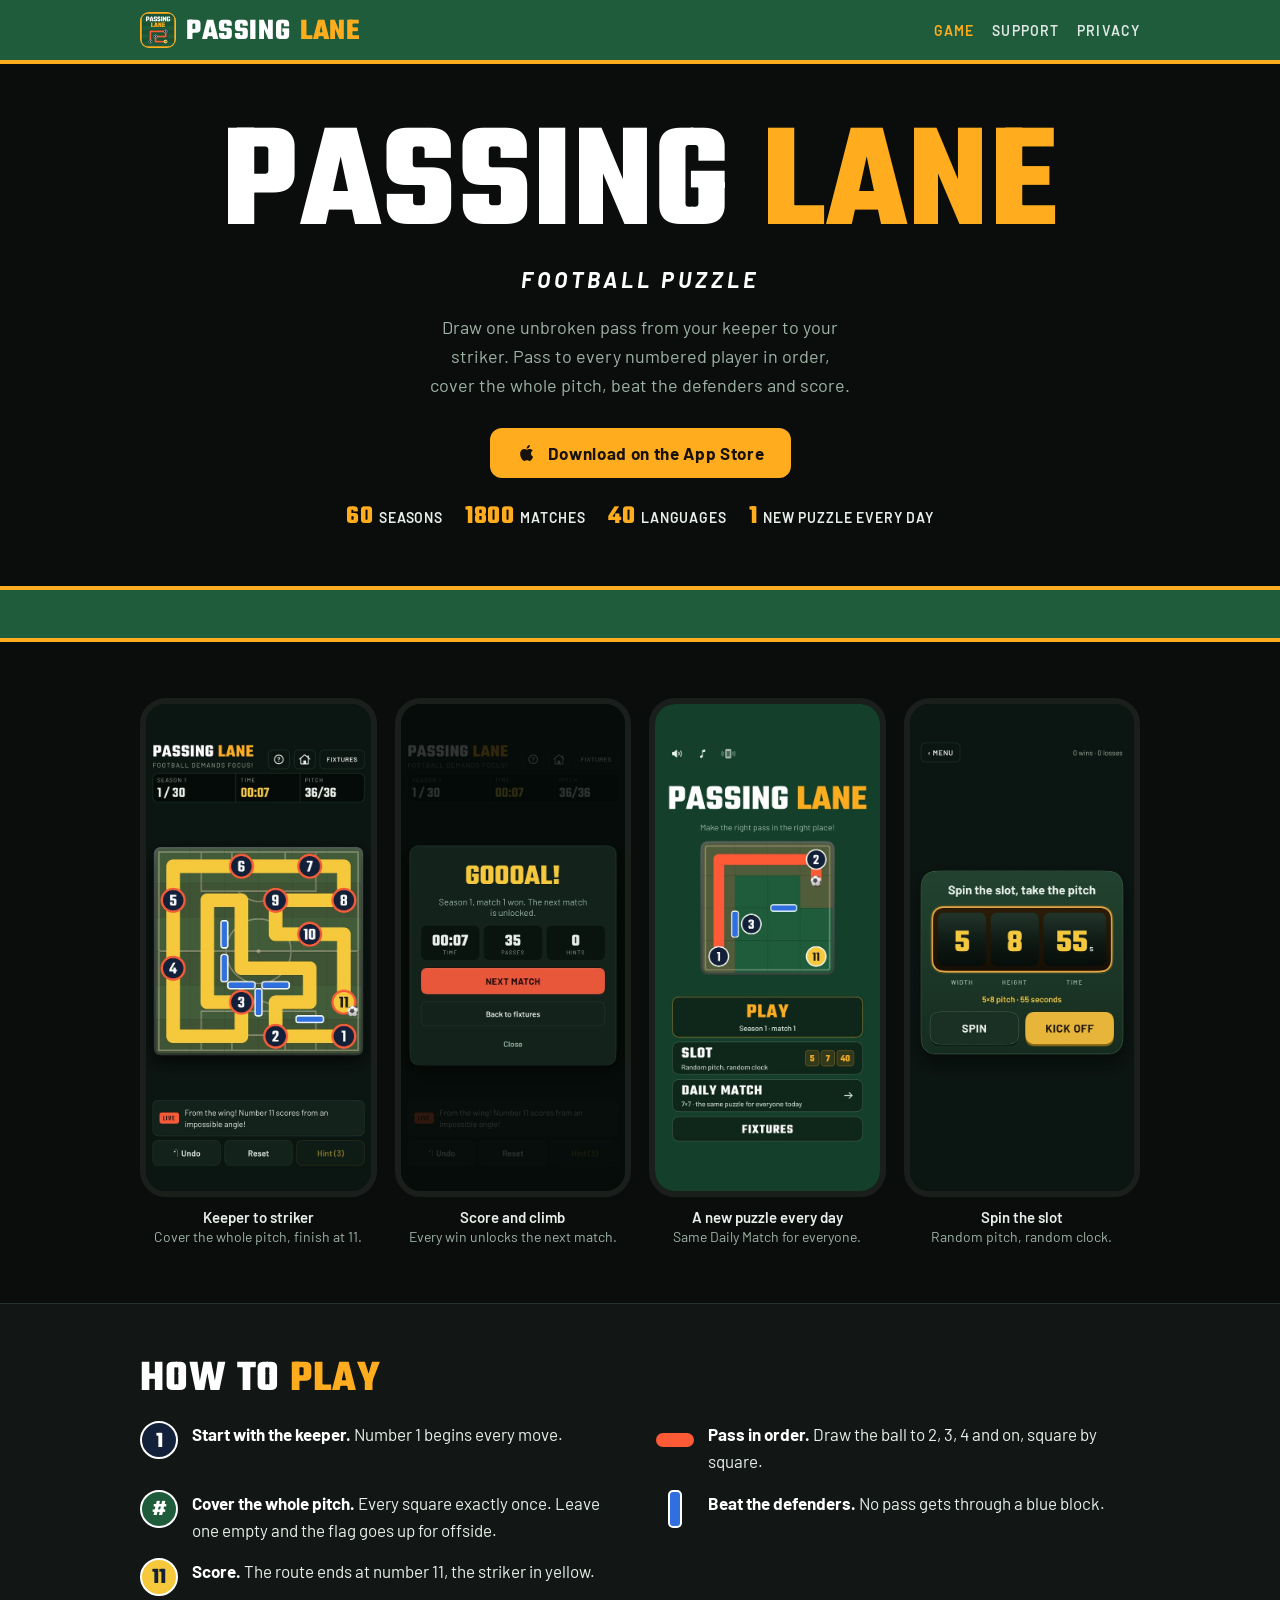
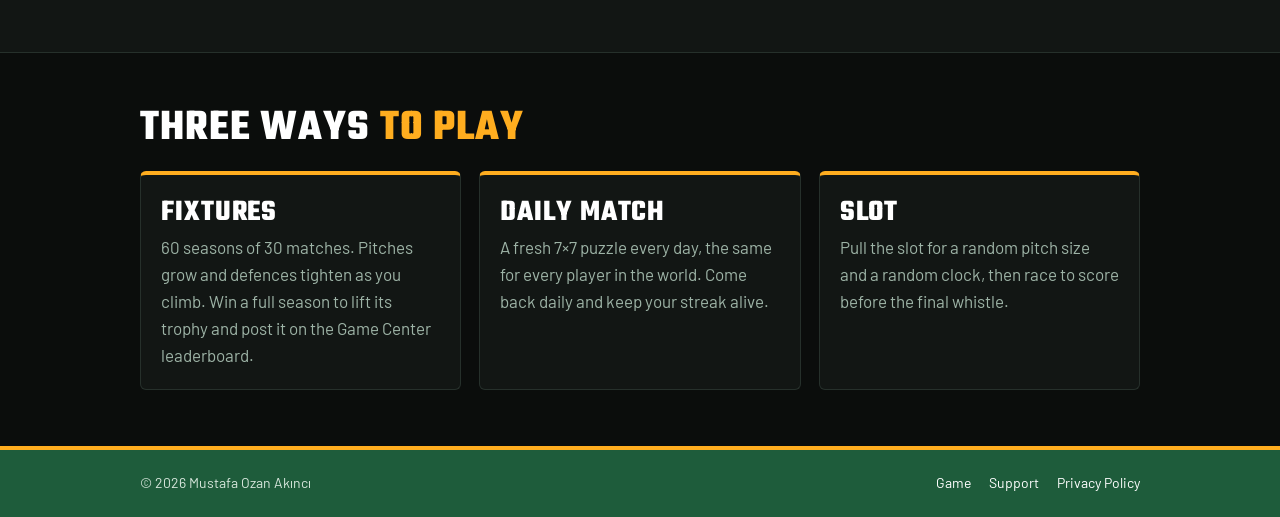
<file: index.html>
<!doctype html>
<html lang="en">
<head>
<meta charset="utf-8">
<meta name="viewport" content="width=device-width, initial-scale=1, viewport-fit=cover">
<title>Passing Lane – Football Puzzle</title>
<meta name="description" content="Draw one unbroken pass from your keeper (1) to your striker (11). 60 seasons, 1800 matches and a new Daily Match every day. Free on iPhone.">
<meta property="og:title" content="Passing Lane – Football Puzzle">
<meta property="og:description" content="Draw one unbroken pass from your keeper (1) to your striker (11). 60 seasons, 1800 matches and a new Daily Match every day. Free on iPhone.">
<meta property="og:image" content="assets/icon.png">
<link rel="icon" href="assets/favicon.png">
<link rel="apple-touch-icon" href="assets/apple-touch-icon.png">
<meta name="apple-itunes-app" content="app-id=6824521331">
<link rel="preconnect" href="https://fonts.googleapis.com">
<link rel="preconnect" href="https://fonts.gstatic.com" crossorigin>
<link rel="stylesheet" href="https://fonts.googleapis.com/css2?family=Teko:wght@600;700&family=Barlow:ital,wght@0,400;0,600;0,700;1,700&display=swap">
<link rel="stylesheet" href="assets/style.css">
</head>
<body>
<header class="top"><div class="wrap">
  <a class="brand" href="./"><img src="assets/icon.png" alt="" width="36" height="36">PASSING <span>LANE</span></a>
  <nav aria-label="Site">
    <a href="./" aria-current="page">Game</a>
    <a href="support.html">Support</a>
    <a href="privacy.html">Privacy</a>
  </nav>
</div></header>

<main>
<section class="hero"><div class="wrap">
  <h1>PASSING <span>LANE</span></h1>
  <span class="kicker">Football Puzzle</span>
  <p>Draw one unbroken pass from your keeper to your striker. Pass to every numbered player in order, cover the whole pitch, beat the defenders and score.</p>
  <a class="cta" href="https://apps.apple.com/app/id6824521331"><svg viewBox="0 0 24 24" fill="currentColor" aria-hidden="true"><path d="M16.37 12.6c-.02-2.2 1.8-3.26 1.88-3.31-1.03-1.5-2.62-1.7-3.18-1.73-1.35-.14-2.64.8-3.33.8-.69 0-1.74-.78-2.87-.76-1.47.02-2.83.86-3.59 2.18-1.54 2.66-.39 6.6 1.1 8.76.73 1.06 1.6 2.24 2.73 2.2 1.1-.05 1.51-.71 2.84-.71 1.32 0 1.7.71 2.86.69 1.18-.02 1.93-1.07 2.65-2.13.84-1.22 1.18-2.41 1.2-2.47-.03-.01-2.3-.88-2.3-3.52zM14.2 6.13c.6-.73 1.01-1.75.9-2.76-.87.04-1.93.58-2.55 1.31-.56.65-1.05 1.69-.92 2.68.97.08 1.96-.49 2.57-1.23z"/></svg>Download on the App Store</a>
  <ul class="facts">
    <li><b>60</b>seasons</li><li><b>1800</b>matches</li><li><b>40</b>languages</li><li><b>1</b>new puzzle every day</li>
  </ul>
</div></section>

<div class="band" aria-hidden="true"></div>

<section class="shots" aria-label="Screenshots"><div class="wrap grid">
  <figure class="shot"><img src="assets/pitch.jpg" alt="A solved pitch: the pass runs from number 1 through every square to number 11" loading="lazy" width="560" height="1218"><figcaption>Keeper to striker<small>Cover the whole pitch, finish at 11.</small></figcaption></figure>
  <figure class="shot"><img src="assets/goal.jpg" alt="The goal screen after a solved match" loading="lazy" width="560" height="1218"><figcaption>Score and climb<small>Every win unlocks the next match.</small></figcaption></figure>
  <figure class="shot"><img src="assets/daily.jpg" alt="Main menu with Play, Slot, Daily Match and Fixtures" loading="lazy" width="560" height="1218"><figcaption>A new puzzle every day<small>Same Daily Match for everyone.</small></figcaption></figure>
  <figure class="shot"><img src="assets/slot.jpg" alt="Slot mode: the reels pick pitch size and time" loading="lazy" width="560" height="1218"><figcaption>Spin the slot<small>Random pitch, random clock.</small></figcaption></figure>
</div></section>

<section class="how" id="how"><div class="wrap">
  <h2>HOW TO <span>PLAY</span></h2>
  <ul class="rules">
    <li><span class="tok">1</span><span><b>Start with the keeper.</b> Number 1 begins every move.</span></li>
    <li><span class="tok p" aria-hidden="true"></span><span><b>Pass in order.</b> Draw the ball to 2, 3, 4 and on, square by square.</span></li>
    <li><span class="tok" style="background:#1e5c3b">#</span><span><b>Cover the whole pitch.</b> Every square exactly once. Leave one empty and the flag goes up for offside.</span></li>
    <li><span class="tok d" aria-hidden="true"></span><span><b>Beat the defenders.</b> No pass gets through a blue block.</span></li>
    <li><span class="tok g">11</span><span><b>Score.</b> The route ends at number 11, the striker in yellow.</span></li>
  </ul>
</div></section>

<section class="modes"><div class="wrap">
  <h2>THREE WAYS <span>TO PLAY</span></h2>
  <div class="grid">
    <div class="mode"><h3>FIXTURES</h3><p>60 seasons of 30 matches. Pitches grow and defences tighten as you climb. Win a full season to lift its trophy and post it on the Game Center leaderboard.</p></div>
    <div class="mode"><h3>DAILY MATCH</h3><p>A fresh 7×7 puzzle every day, the same for every player in the world. Come back daily and keep your streak alive.</p></div>
    <div class="mode"><h3>SLOT</h3><p>Pull the slot for a random pitch size and a random clock, then race to score before the final whistle.</p></div>
  </div>
</div></section>
</main>
<footer><div class="wrap">
  <span>© 2026 Mustafa Ozan Akıncı</span>
  <span><a href="./">Game</a><a href="support.html">Support</a><a href="privacy.html">Privacy Policy</a></span>
</div></footer>
</body>
</html>
</file>
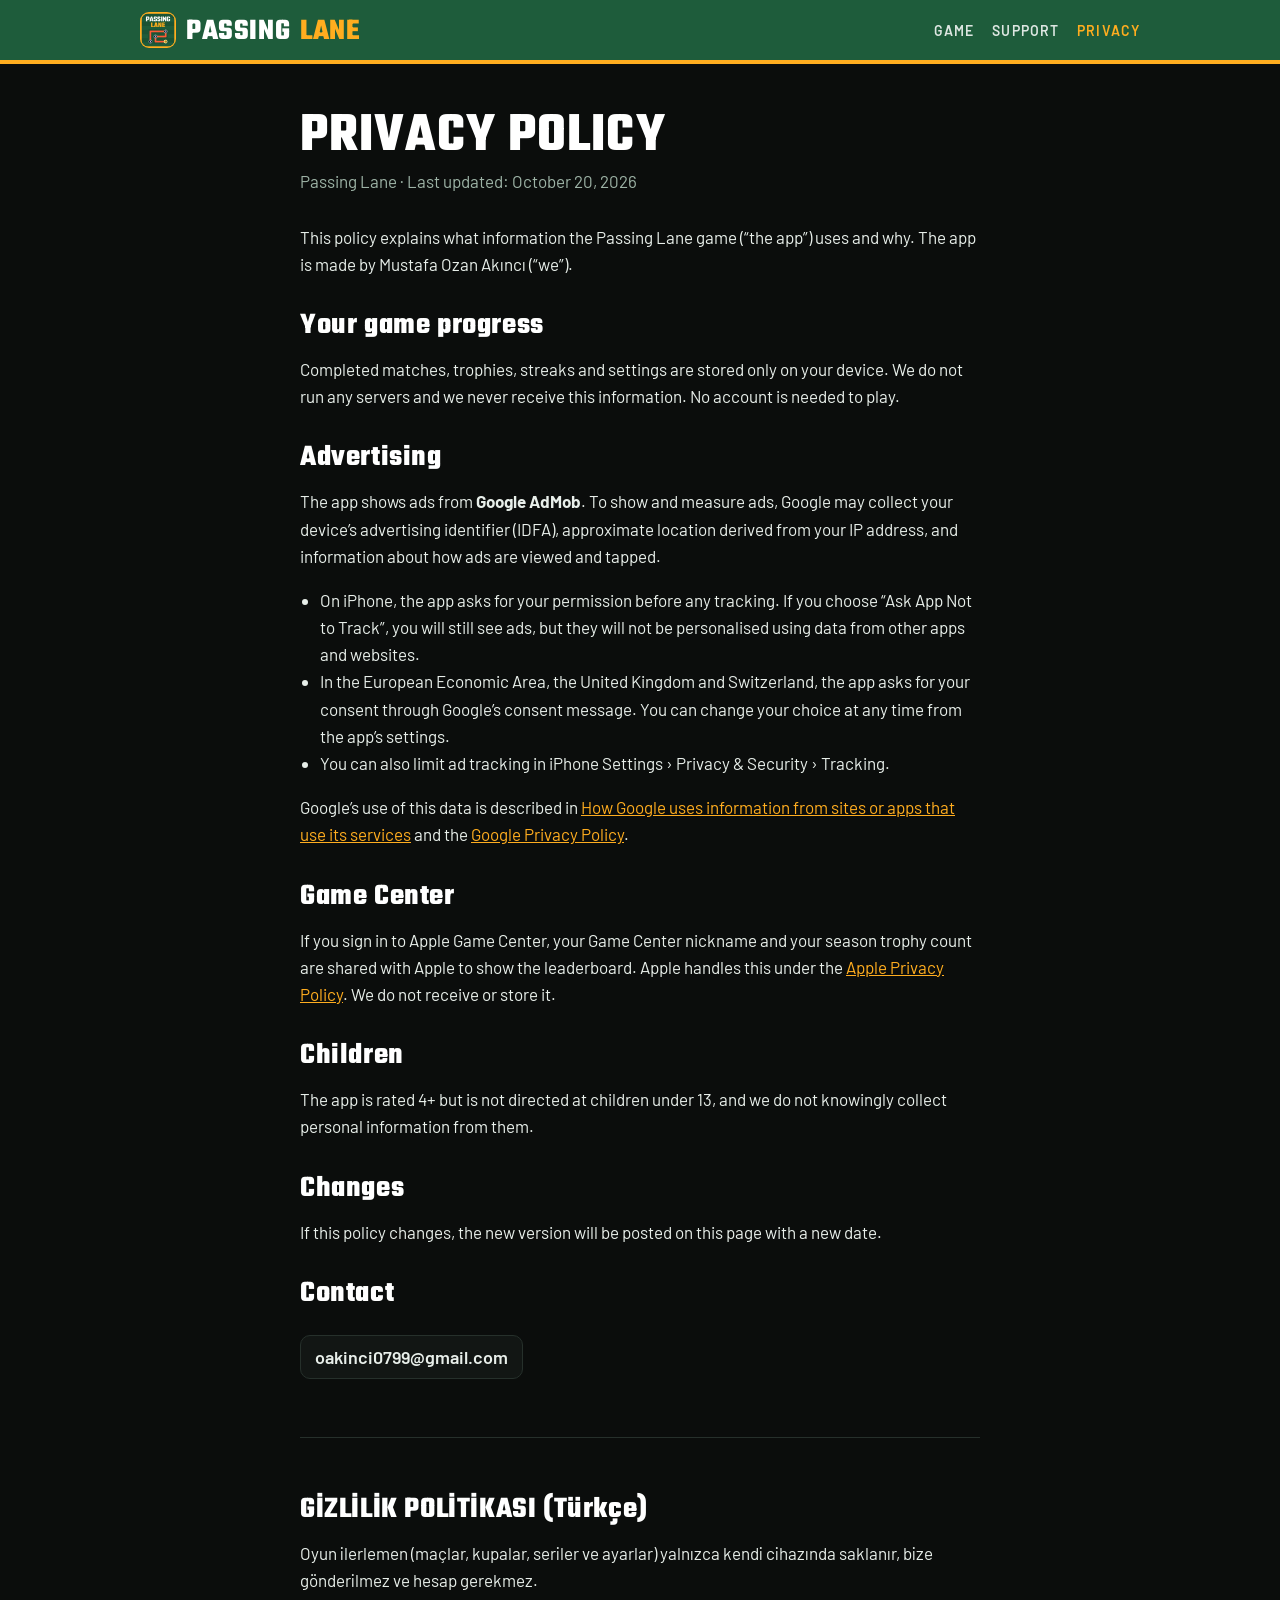
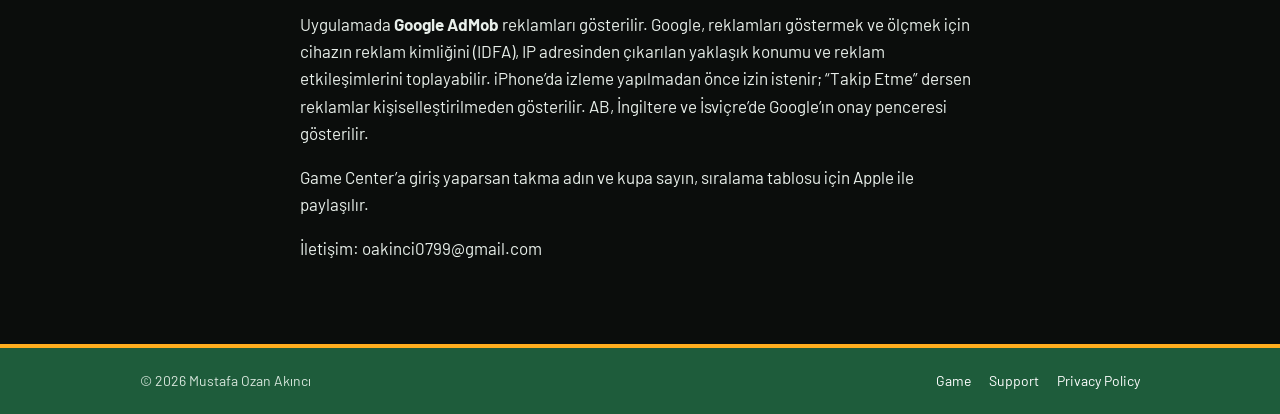
<file: privacy.html>
<!doctype html>
<html lang="en">
<head>
<meta charset="utf-8">
<meta name="viewport" content="width=device-width, initial-scale=1, viewport-fit=cover">
<title>Privacy Policy – Passing Lane</title>
<meta name="description" content="Privacy Policy for the Passing Lane iPhone game.">
<meta property="og:title" content="Privacy Policy – Passing Lane">
<meta property="og:description" content="Privacy Policy for the Passing Lane iPhone game.">
<meta property="og:image" content="assets/icon.png">
<link rel="icon" href="assets/favicon.png">
<link rel="apple-touch-icon" href="assets/apple-touch-icon.png">
<meta name="apple-itunes-app" content="app-id=6824521331">
<link rel="preconnect" href="https://fonts.googleapis.com">
<link rel="preconnect" href="https://fonts.gstatic.com" crossorigin>
<link rel="stylesheet" href="https://fonts.googleapis.com/css2?family=Teko:wght@600;700&family=Barlow:ital,wght@0,400;0,600;0,700;1,700&display=swap">
<link rel="stylesheet" href="assets/style.css">
</head>
<body>
<header class="top"><div class="wrap">
  <a class="brand" href="./"><img src="assets/icon.png" alt="" width="36" height="36">PASSING <span>LANE</span></a>
  <nav aria-label="Site">
    <a href="./">Game</a>
    <a href="support.html">Support</a>
    <a href="privacy.html" aria-current="page">Privacy</a>
  </nav>
</div></header>

<main class="wrap doc">
  <h1>PRIVACY POLICY</h1>
  <p class="meta">Passing Lane · Last updated: October 20, 2026</p>

  <p>This policy explains what information the Passing Lane game (“the app”) uses and why. The app is made by Mustafa Ozan Akıncı (“we”).</p>

  <h2>Your game progress</h2>
  <p>Completed matches, trophies, streaks and settings are stored only on your device. We do not run any servers and we never receive this information. No account is needed to play.</p>

  <h2>Advertising</h2>
  <p>The app shows ads from <strong>Google AdMob</strong>. To show and measure ads, Google may collect your device’s advertising identifier (IDFA), approximate location derived from your IP address, and information about how ads are viewed and tapped.</p>
  <ul>
    <li>On iPhone, the app asks for your permission before any tracking. If you choose “Ask App Not to Track”, you will still see ads, but they will not be personalised using data from other apps and websites.</li>
    <li>In the European Economic Area, the United Kingdom and Switzerland, the app asks for your consent through Google’s consent message. You can change your choice at any time from the app’s settings.</li>
    <li>You can also limit ad tracking in iPhone Settings › Privacy &amp; Security › Tracking.</li>
  </ul>
  <p>Google’s use of this data is described in <a href="https://policies.google.com/technologies/partner-sites">How Google uses information from sites or apps that use its services</a> and the <a href="https://policies.google.com/privacy">Google Privacy Policy</a>.</p>

  <h2>Game Center</h2>
  <p>If you sign in to Apple Game Center, your Game Center nickname and your season trophy count are shared with Apple to show the leaderboard. Apple handles this under the <a href="https://www.apple.com/legal/privacy/">Apple Privacy Policy</a>. We do not receive or store it.</p>

  <h2>Children</h2>
  <p>The app is rated 4+ but is not directed at children under 13, and we do not knowingly collect personal information from them.</p>

  <h2>Changes</h2>
  <p>If this policy changes, the new version will be posted on this page with a new date.</p>

  <h2>Contact</h2>
  <p class="mail">oakinci0799@gmail.com</p>

  <section class="tr" lang="tr">
    <h2>GİZLİLİK POLİTİKASI (Türkçe)</h2>
    <p>Oyun ilerlemen (maçlar, kupalar, seriler ve ayarlar) yalnızca kendi cihazında saklanır, bize gönderilmez ve hesap gerekmez.</p>
    <p>Uygulamada <strong>Google AdMob</strong> reklamları gösterilir. Google, reklamları göstermek ve ölçmek için cihazın reklam kimliğini (IDFA), IP adresinden çıkarılan yaklaşık konumu ve reklam etkileşimlerini toplayabilir. iPhone’da izleme yapılmadan önce izin istenir; “Takip Etme” dersen reklamlar kişiselleştirilmeden gösterilir. AB, İngiltere ve İsviçre’de Google’ın onay penceresi gösterilir.</p>
    <p>Game Center’a giriş yaparsan takma adın ve kupa sayın, sıralama tablosu için Apple ile paylaşılır.</p>
    <p>İletişim: oakinci0799@gmail.com</p>
  </section>
</main>
<footer><div class="wrap">
  <span>© 2026 Mustafa Ozan Akıncı</span>
  <span><a href="./">Game</a><a href="support.html">Support</a><a href="privacy.html">Privacy Policy</a></span>
</div></footer>
</body>
</html>
</file>
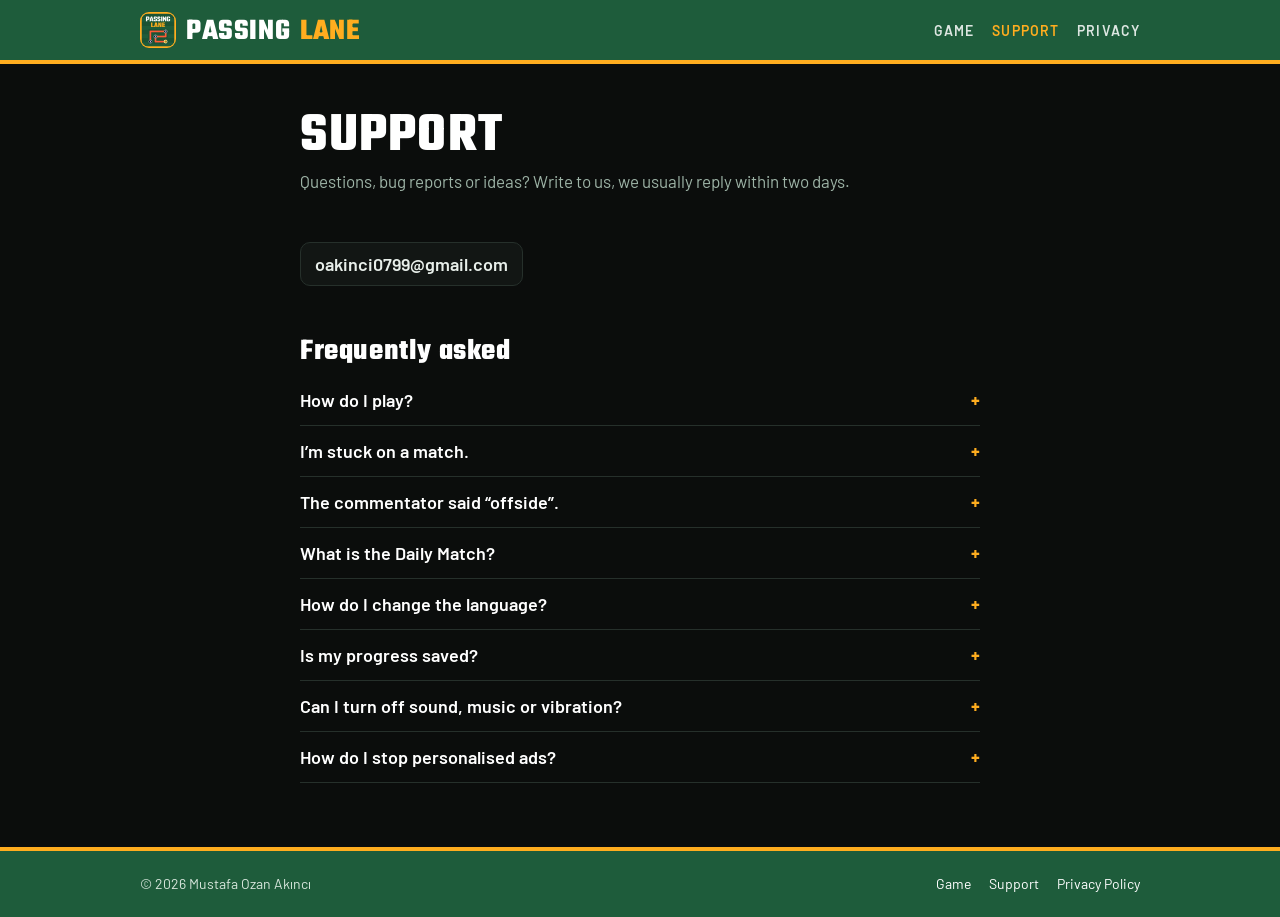
<file: support.html>
<!doctype html>
<html lang="en">
<head>
<meta charset="utf-8">
<meta name="viewport" content="width=device-width, initial-scale=1, viewport-fit=cover">
<title>Support – Passing Lane</title>
<meta name="description" content="Help and contact for the Passing Lane iPhone game.">
<meta property="og:title" content="Support – Passing Lane">
<meta property="og:description" content="Help and contact for the Passing Lane iPhone game.">
<meta property="og:image" content="assets/icon.png">
<link rel="icon" href="assets/favicon.png">
<link rel="apple-touch-icon" href="assets/apple-touch-icon.png">
<meta name="apple-itunes-app" content="app-id=6824521331">
<link rel="preconnect" href="https://fonts.googleapis.com">
<link rel="preconnect" href="https://fonts.gstatic.com" crossorigin>
<link rel="stylesheet" href="https://fonts.googleapis.com/css2?family=Teko:wght@600;700&family=Barlow:ital,wght@0,400;0,600;0,700;1,700&display=swap">
<link rel="stylesheet" href="assets/style.css">
</head>
<body>
<header class="top"><div class="wrap">
  <a class="brand" href="./"><img src="assets/icon.png" alt="" width="36" height="36">PASSING <span>LANE</span></a>
  <nav aria-label="Site">
    <a href="./">Game</a>
    <a href="support.html" aria-current="page">Support</a>
    <a href="privacy.html">Privacy</a>
  </nav>
</div></header>

<main class="wrap doc">
  <h1>SUPPORT</h1>
  <p class="meta">Questions, bug reports or ideas? Write to us, we usually reply within two days.</p>
  <p class="mail">oakinci0799@gmail.com</p>

  <h2>Frequently asked</h2>
  <details><summary>How do I play?</summary><p>Start at number 1, pass to the numbered players in order, go through every square exactly once and finish at number 11. Blue blocks are defenders: no pass goes between them.</p></details>
  <details><summary>I’m stuck on a match.</summary><p>Tap Hint. You have 3 per match, and each one shows the next correct pass. In Slot mode a hint costs 5 seconds.</p></details>
  <details><summary>The commentator said “offside”.</summary><p>You reached number 11 with empty squares left. Every square must be covered before the goal counts, so the move restarts from the keeper.</p></details>
  <details><summary>What is the Daily Match?</summary><p>A new 7×7 puzzle every day, the same for every player. Play it each day to grow your streak.</p></details>
  <details><summary>How do I change the language?</summary><p>The game follows your iPhone’s language. To change it for Passing Lane only: Settings › Passing Lane › Language.</p></details>
  <details><summary>Is my progress saved?</summary><p>Yes, on your device. If you sign in to Game Center, your season trophies also appear on the leaderboard.</p></details>
  <details><summary>Can I turn off sound, music or vibration?</summary><p>Yes. Use the three switches at the top of the main menu.</p></details>
  <details><summary>How do I stop personalised ads?</summary><p>Choose “Ask App Not to Track” when asked, or turn off tracking in Settings › Privacy &amp; Security › Tracking. You will still see ads, but they won’t be personalised.</p></details>
</main>
<footer><div class="wrap">
  <span>© 2026 Mustafa Ozan Akıncı</span>
  <span><a href="./">Game</a><a href="support.html">Support</a><a href="privacy.html">Privacy Policy</a></span>
</div></footer>
</body>
</html>
</file>
<file: assets/style.css>
/* Passing Lane site — same language as the app icon:
   pitch-green bands, a black middle, amber hairlines, Teko display + Barlow body. */
:root{
  --green:#1e5c3b; --green-2:#174a2f; --black:#0b0d0c; --panel:#121614;
  --amber:#ffad1f; --orange:#ff5a36; --white:#ffffff; --ink:#e8efea; --muted:#9db3a6; --line:#26302b;
  --display:'Teko','Arial Narrow',Impact,sans-serif;
  --body:'Barlow',system-ui,-apple-system,'Segoe UI',sans-serif;
  color-scheme:dark;
}
*{box-sizing:border-box}
html{-webkit-text-size-adjust:100%}
body{margin:0;background:var(--black);color:var(--ink);font:400 17px/1.6 var(--body)}
a{color:var(--amber)}
img{max-width:100%;height:auto;display:block}
.wrap{max-width:1040px;margin:0 auto;padding-left:max(20px,env(safe-area-inset-left,0px));padding-right:max(20px,env(safe-area-inset-right,0px))}

/* top bar */
.top{background:var(--green);border-bottom:4px solid var(--amber)}
.top .wrap{display:flex;align-items:center;justify-content:space-between;gap:16px;padding-block:12px}
.brand{display:flex;align-items:center;gap:10px;text-decoration:none;color:var(--white);font:700 30px/1 var(--display);letter-spacing:.02em;padding-top:4px}
.brand img{width:36px;height:36px;border-radius:9px;margin-top:-4px}
.brand span{color:var(--amber)}
nav{display:flex;gap:18px;flex-wrap:wrap}
nav a{color:var(--white);text-decoration:none;font:600 14px var(--body);letter-spacing:.08em;text-transform:uppercase;opacity:.85}
nav a:hover,nav a[aria-current="page"]{opacity:1;color:var(--amber)}

/* hero: the icon, opened up into a page */
.hero{background:var(--black);text-align:center;padding-block:64px 56px}
.hero h1{margin:0;font:700 clamp(64px,15vw,150px)/.8 var(--display);letter-spacing:.01em;color:var(--white)}
.hero h1 span{color:var(--amber)}
.hero .kicker{display:inline-block;margin-top:18px;font:italic 700 clamp(16px,2.6vw,22px) var(--body);letter-spacing:.18em;text-transform:uppercase;color:var(--white)}
.hero p{max-width:560px;margin:18px auto 0;color:var(--muted);font-size:18px;text-wrap:balance}
.cta{display:inline-flex;align-items:center;gap:10px;margin-top:28px;background:var(--amber);color:#17110a;text-decoration:none;font:700 17px var(--body);letter-spacing:.04em;padding:14px 26px;border-radius:12px}
.cta:hover{filter:brightness(1.05)}
.cta svg{width:22px;height:22px}
.facts{display:flex;justify-content:center;flex-wrap:wrap;gap:8px 22px;margin:26px 0 0;padding:0;list-style:none;color:var(--ink);font:600 14px var(--body);letter-spacing:.06em;text-transform:uppercase}
.facts b{font:700 26px/1 var(--display);color:var(--amber);margin-right:6px;letter-spacing:.02em}

.band{height:56px;background:var(--green);border-top:4px solid var(--amber);border-bottom:4px solid var(--amber)}

/* screenshots */
.shots{padding-block:56px}
.shots .grid{display:grid;grid-template-columns:repeat(4,minmax(0,1fr));gap:18px}
.shot{margin:0}
.shot img{border-radius:20px;border:1px solid var(--line)}
.shot figcaption{margin-top:10px;font:600 15px/1.35 var(--body);color:var(--ink)}
.shot figcaption small{display:block;font-weight:400;color:var(--muted);font-size:14px}

/* how to play */
.how{background:var(--panel);border-top:1px solid var(--line);border-bottom:1px solid var(--line);padding-block:56px}
h2{margin:0 0 22px;font:700 44px/.9 var(--display);letter-spacing:.02em;color:var(--white)}
h2 span{color:var(--amber)}
.rules{display:grid;grid-template-columns:repeat(2,minmax(0,1fr));gap:14px 32px;margin:0;padding:0;list-style:none}
.rules li{display:flex;gap:14px;align-items:flex-start}
.tok{flex:none;width:38px;height:38px;border-radius:50%;display:grid;place-items:center;font:700 22px/1 var(--display);padding-top:3px;background:#12203a;color:#fff;border:2.5px solid #fff}
.tok.g{background:#f6c83b;color:#12203a}
.tok.d{border-radius:5px;width:14px;margin-inline:12px;background:#2f6fe0}
.tok.p{border-radius:8px;height:14px;margin-block:12px;background:var(--orange);border-color:var(--orange)}
.rules b{color:var(--white)}

/* modes */
.modes{padding-block:56px}
.modes .grid{display:grid;grid-template-columns:repeat(3,minmax(0,1fr));gap:18px}
.mode{border:1px solid var(--line);border-top:4px solid var(--amber);border-radius:6px;padding:20px;background:var(--panel)}
.mode h3{margin:0 0 6px;font:700 30px/1 var(--display);letter-spacing:.03em;color:var(--white);padding-top:3px}
.mode p{margin:0;color:var(--muted)}

/* text pages */
.doc{max-width:720px;padding-block:48px 64px}
.doc h1{margin:0 0 6px;font:700 56px/.9 var(--display);color:var(--white);letter-spacing:.02em}
.doc .meta{color:var(--muted);margin:0 0 28px}
.doc h2{font-size:30px;margin:34px 0 10px}
.doc p,.doc li{color:var(--ink)}
.doc ul{padding-left:20px}
.doc .mail{display:inline-block;font:600 18px var(--body);background:var(--panel);border:1px solid var(--line);padding:10px 14px;border-radius:10px;user-select:all}
details{border-bottom:1px solid var(--line);padding:14px 0}
summary{cursor:pointer;font:600 18px var(--body);color:var(--white);list-style:none}
summary::-webkit-details-marker{display:none}
summary::after{content:"+";float:right;color:var(--amber);font-weight:700}
details[open] summary::after{content:"−"}
details p{margin:10px 0 0;color:var(--muted)}
.tr{margin-top:40px;padding-top:24px;border-top:1px solid var(--line)}

/* footer */
footer{background:var(--green);border-top:4px solid var(--amber)}
footer .wrap{display:flex;justify-content:space-between;align-items:center;flex-wrap:wrap;gap:12px;padding-block:22px;font-size:14px;color:#d7e6dc}
footer a{color:var(--white);text-decoration:none;margin-left:18px}
footer a:first-child{margin-left:0}
footer a:hover{color:var(--amber)}

a:focus-visible,summary:focus-visible{outline:2px solid var(--amber);outline-offset:3px;border-radius:4px}

@media (max-width:820px){
  .shots .grid{grid-template-columns:repeat(2,minmax(0,1fr))}
  .modes .grid,.rules{grid-template-columns:minmax(0,1fr)}
}
@media (max-width:520px){
  nav{gap:12px}
  nav a{font-size:12px}
  .brand{font-size:24px}.brand img{width:30px;height:30px}
  .hero{padding-block:44px 40px}
}
@media (max-width:520px){
  .top .wrap{flex-direction:column;align-items:flex-start;gap:8px;padding-block:10px}
  nav{gap:18px}
}
/* screenshots sit in a slim phone-style frame and never grow past a phone's size */
.shot img{border:6px solid #1a1f1c;border-radius:26px;max-width:260px;width:100%;margin-inline:auto;background:#0b0d0c}
.shot figcaption{text-align:center}
</file>
